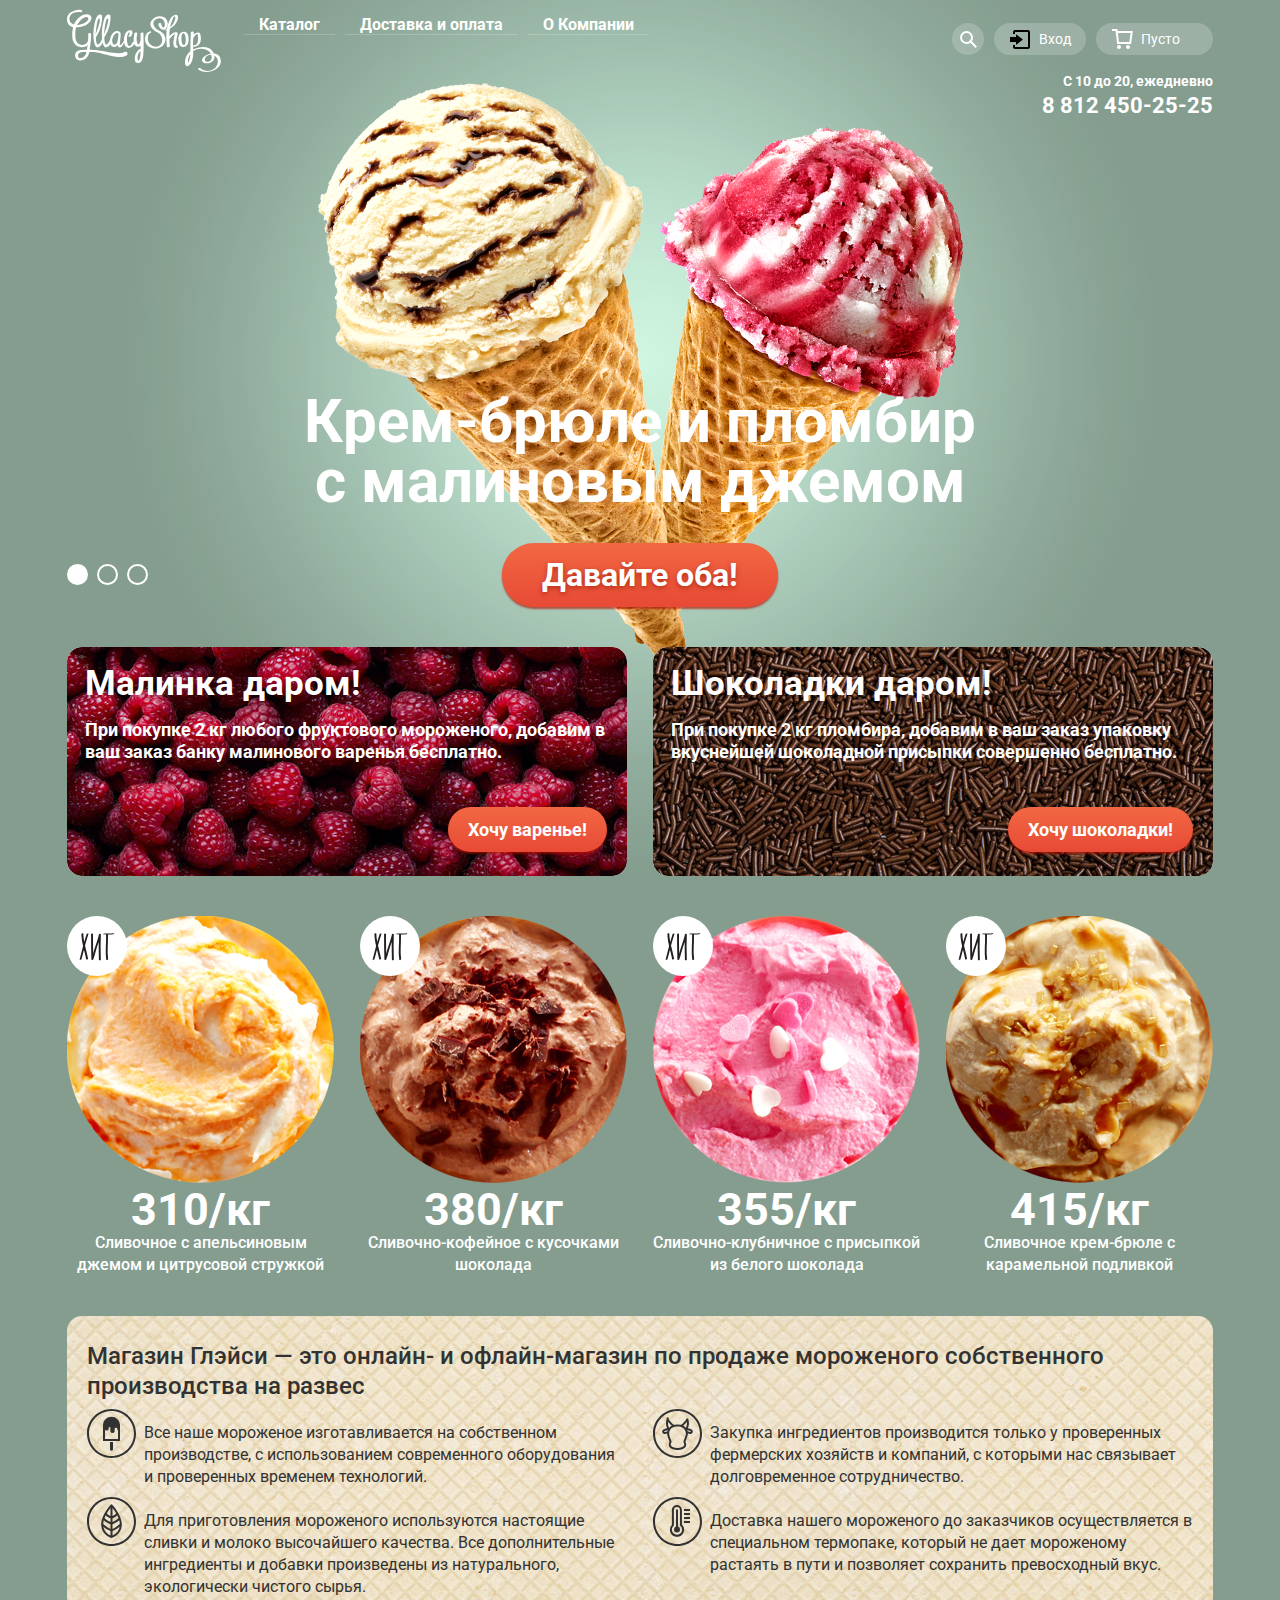
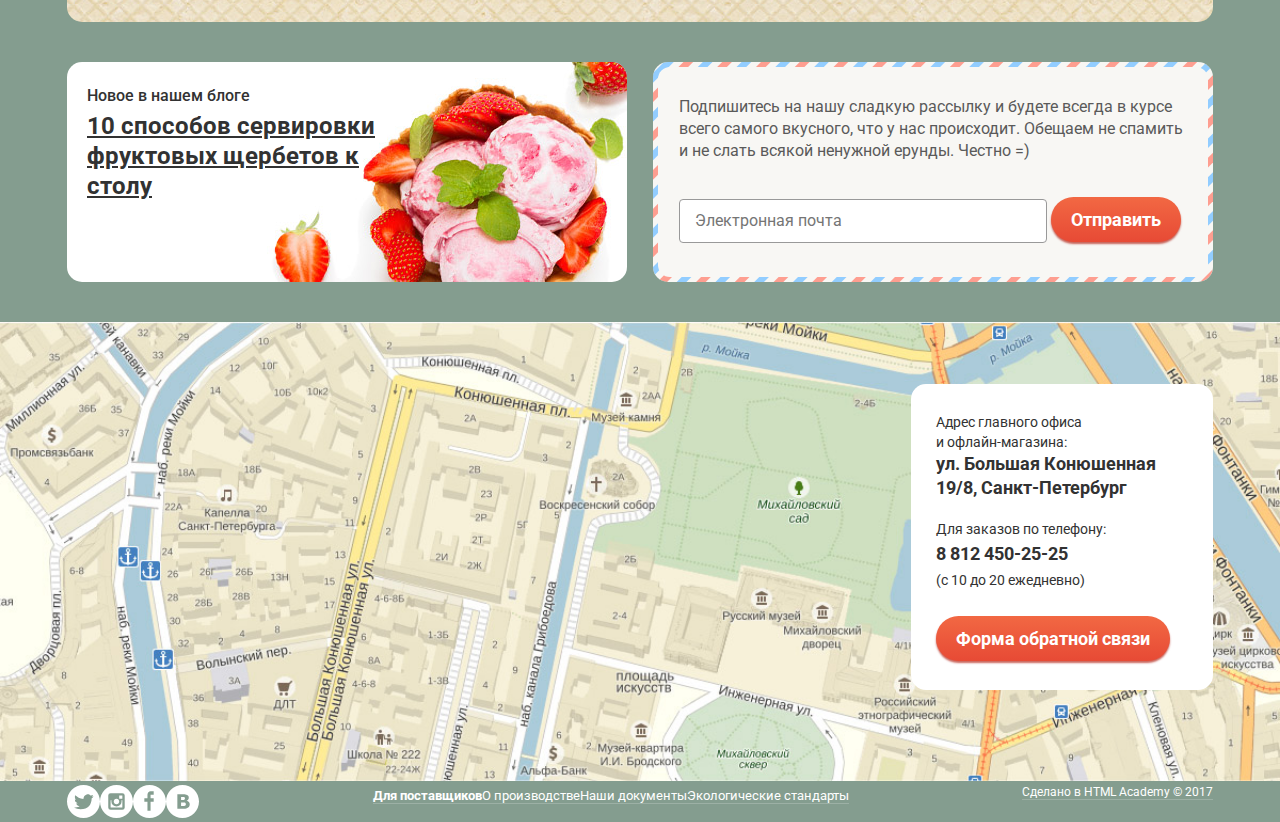
<file: index.html>
<!DOCTYPE html>
<html lang="ru">
	<head>
		<meta charset="utf-8">
		<title>Глейси</title>
		<link href="https://fonts.googleapis.com/css?family=Roboto:400,500,700&amp;subset=cyrillic-ext" rel="stylesheet">
		<link rel="stylesheet" type="text/css" href="css/style.css">
	</head>
	<body>
		<input type="radio" name="point" id="slide1" checked>
		<input type="radio" name="point" id="slide2">
		<input type="radio" name="point" id="slide3">
		<div class="background-slider">
			<div class="main-container">
				<div class="controls">
					<label for="slide1"></label>
					<label for="slide2"></label>
					<label for="slide3"></label>
				</div>
				<header class="main-header">
					<div class="menu-wrap">
						<img class="logo" src="img/logo.svg" alt="Логотип Глейси">
						<ul class="main-menu">
							<li class="catalog">
								<a href="#">Каталог</a>
								<ul class="sub-menu">
									<li><a class="new-items" href="#">Новинки</a></li>
									<li><a href="catalog.html">Сливочное</a></li>
									<li><a href="#">Щербеты</a></li>
									<li><a href="#">Фруктовый лед</a></li>
									<li><a href="#">Мелорин</a></li>
								</ul>
							</li>
							<li class="delivery"><a href="#">Доставка и оплата</a></li>
							<li class="about-company"><a href="#">О Компании</a></li>
						</ul>
						<ul class="add-menu">
							<li class="search">
								<form method="get" action="#">
									<input type="search" name="search" placeholder="Что ищем?">
								</form>
							</li>
							<li class="let-me-in">Вход
								<form method="get" action="#">
									<input type="email" name="email" placeholder="Электронная почта">
									<input type="password" name="password" placeholder="Пароль">
									<button type="submit">Войти</button>
									<p>
										<a href="#">Забыли пароль?</a>
										<a href="#">Новая регистрация</a>
									</p>
								</form>
							</li>
							<li class="bin">Пусто</li>
						</ul>
					</div>
					<div class="add-menu-wrap">
						<p>С 10 до 20, ежедневно<br>
							<span class="header-tel">8 812 450-25-25</span>
						</p>
					</div>
				</header>
				<h2>Крем-брюле и пломбир с малиновым джемом</h2>
				<button class="btn buy-btn">Давайте оба!</button>
				<section class="gifts">
					<div class="gift-item-1">
						<h3>Малинка даром!</h3>
						<p>При покупке 2 кг любого фруктового мороженого, добавим в ваш заказ банку малинового варенья бесплатно.
						</p>
						<button class="btn" href="html/catalog.html">Хочу варенье!</button>
					</div>
					<div class="gift-item-2">
						<h3>Шоколадки даром!</h3>
						<p>При покупке 2 кг пломбира, добавим в ваш заказ упаковку вкуснейшей шоколадной присыпки совершенно бесплатно.
						</p>
						<button class="btn" href="html/catalog.html">Хочу шоколадки!</button>
					</div>
				</section>
				<section class="hits">
					<ul>
						<li class="catalog-item hit">
							<img src="img/item-2.png" alt="Сливочное с апельсиновым джемом и цитрусовой стружкой" width="267" height="267">
							<img class="hit-label" src="../img/hit.svg" alt="" width="60" height="60">
							<div class="describtion">
								<p class="price">310<span>/кг</span></p>
								<p>Сливочное с апельсиновым джемом и цитрусовой стружкой</p>
							</div>
						</li>
						<li class="catalog-item hit">
							<img src="img/item-5.png" alt="Сливочно-кофейное с кусочками шоколада" width="267" height="267">
							<img class="hit-label" src="../img/hit.svg" alt="" width="60" height="60">
							<div class="describtion">
								<p class="price">380<span>/кг</span></p>
								<p>Сливочно-кофейное с кусочками шоколада</p>
							</div>
						</li>
						<li class="catalog-item hit">
							<img src="img/item-8.png" alt="Сливочно-клубничное с присыпкой из белого шоколада" width="267" height="267">
							<img class="hit-label" src="../img/hit.svg" alt="" width="60" height="60">
							<div class="describtion">
								<p class="price">355<span>/кг</span></p>
								<p>Сливочно-клубничное с присыпкой из белого шоколада</p>
							</div>
						</li>
						<li class="catalog-item hit">
							<img src="img/item-11.png" alt="Сливочное крем-брюле с карамельной подливкой" width="267" height="267">
							<img class="hit-label" src="../img/hit.svg" alt="" width="60" height="60">
							<div class="describtion">
								<p class="price">415<span>/кг</span></p>
								<p>Сливочное крем-брюле с карамельной подливкой</p>
							</div>
						</li>
					</ul>
				</section>
				<section class="promo">
					<h1>Магазин Глэйси — это онлайн- и офлайн-магазин по продаже мороженого собственного производства на развес</h1>
					<ul>
						<li class="seo-list-item">Все наше мороженое изготавливается на собственном производстве, с использованием современного оборудования и проверенных временем технологий.</li>
						<li class="seo-list-item">Закупка ингредиентов  производится только у проверенных фермерских хозяйств и компаний, с которыми нас связывает долговременное сотрудничество.</li>
						<li class="seo-list-item">Для приготовления мороженого используются настоящие сливки и молоко высочайшего качества. Все дополнительные ингредиенты и добавки произведены из натурального, экологически чистого сырья.</li>
						<li class="seo-list-item">Доставка нашего мороженого до заказчиков осуществляется в специальном термопаке, который не дает мороженому растаять в пути и позволяет сохранить превосходный вкус.</li>
					</ul>
				</section>
				<section class="blog">
					<div class="blog-news">
						<h3>Новое в нашем блоге</h3>
						<p>10 способов сервировки фруктовых щербетов к столу</p>
					</div>
					<div class="mail-wrap">
						<div class="mail-send">
							<p>Подпишитесь на нашу сладкую рассылку и будете всегда в курсе всего самого вкусного, что у нас происходит. Обещаем не спамить и не слать всякой ненужной ерунды. Честно =)</p>
							<form method="get" action="#">
								<input type="text" name="mail" placeholder="Электронная почта">
								<button class="btn" type="submit">Отправить</button>
							</form>
						</div>
					</div>
				</section>
				<div class="contacts-container">
					<div class="contacts">
						<p class="address">Адрес главного офиса <br>
						и офлайн-магазина:<br>
						<span>ул. Большая Конюшенная<br>
						19/8, Санкт-Петербург</span></p>
						<p class="tel">Для заказов по телефону:<br>
						<span class="tel-number">8 812 450-25-25</span><br>
						<span class="time">(с 10 до 20 ежедневно)</span></p>
						<button class="modal-fedback btn" type="button">Форма обратной связи</button>
					</div>
				</div>
			</div>
		</div>
		<div class="map-wrap">
			<img src="img/map.jpg" alt="Адрес главного офиса Большая Конюшенная 19/8">
		</div>
		<div class="background-slider-add">
			<div class="main-container">
				<footer>
					<ul class="social">
						<li class="social-tw">
							<a href="#">
								<img src="img/twitter.svg" alt="твиттер" width="33" height="33">
							</a>
						</li>
						<li class="social-inst">
							<a href="#">
								<img src="img/instagram.svg" alt="инстаграм" width="33" height="33">
							</a>
						</li>
						<li class="social-fb">
							<a href="#">
								<img src="img/fb.svg" alt="фейсбук" width="33" height="33">
							</a>
						</li>
						<li class="social-vk">
							<a href="#">
								<img src="img/vk.svg" alt="вконтакт" width="33" height="33">
							</a>
						</li>
					</ul>
					<ul class="footer-info">
						<li><a href="#"><b>Для поставщиков</b></a></li>
						<li><a href="#">О производстве</a></li>
						<li><a href="#">Наши документы</a></li>
						<li><a href="#">Экологические стандарты</a></li>
					</ul>
					<div class="copyright">
						<a href="https://htmlacademy.ru/intensive/htmlcss">Сделано в HTML Academy © 2017</a>
					</div>
				</footer>
				<section class="modal">
					<p>Мы обязательно вам ответим!</p>
					<form method="get" action="#">
						<input type="text" name="name" placeholder="Как вас зовут?">
						<input type="text" name="mail" placeholder="Ваша почта для ответа?">
						<textarea name="comment" cols="10" rows="10" placeholder="Напишите что-нибудь..."></textarea>
						<button type="submit">Отправить</button>
						<button type="button" class="close-modal"><img src="../img/cross-big.svg" alt="Закрыть форму"></button>
					</form>
				</section>
			</div>
		</div>
	</body>
</html>
</file>
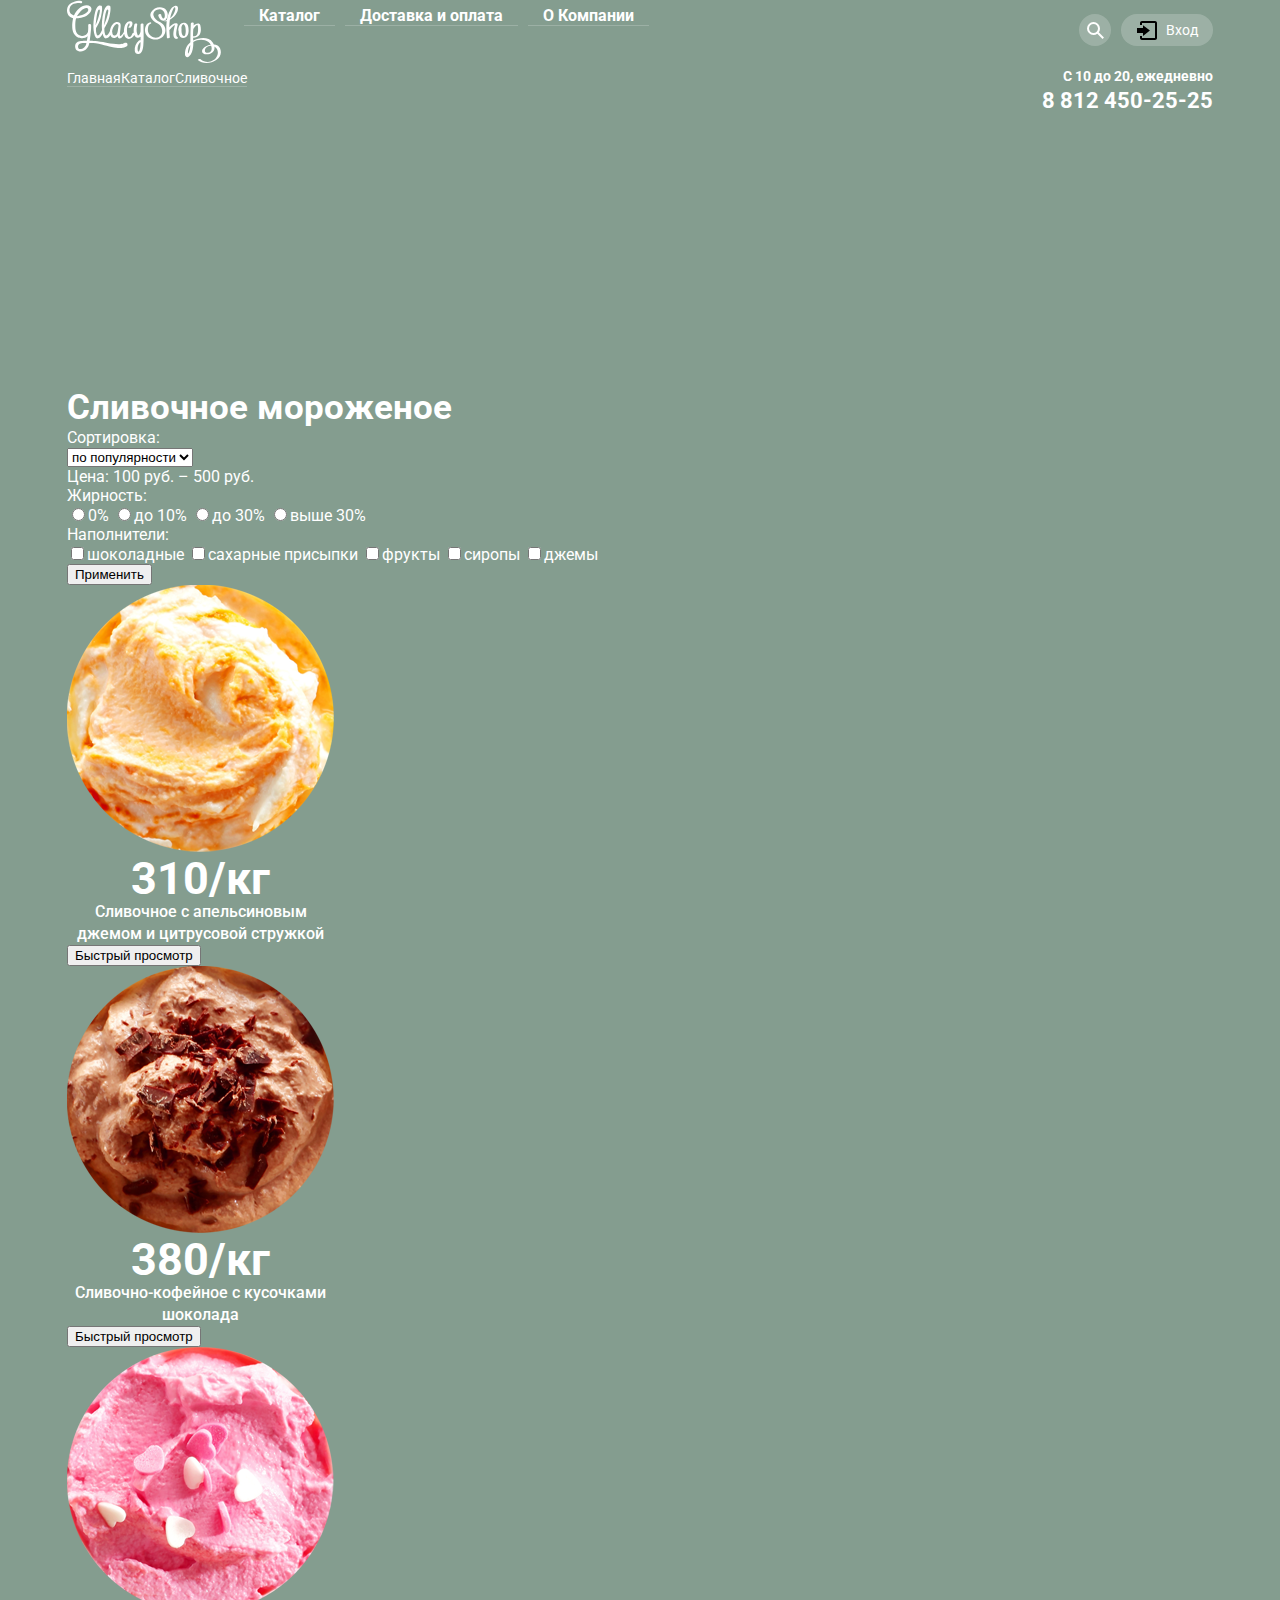
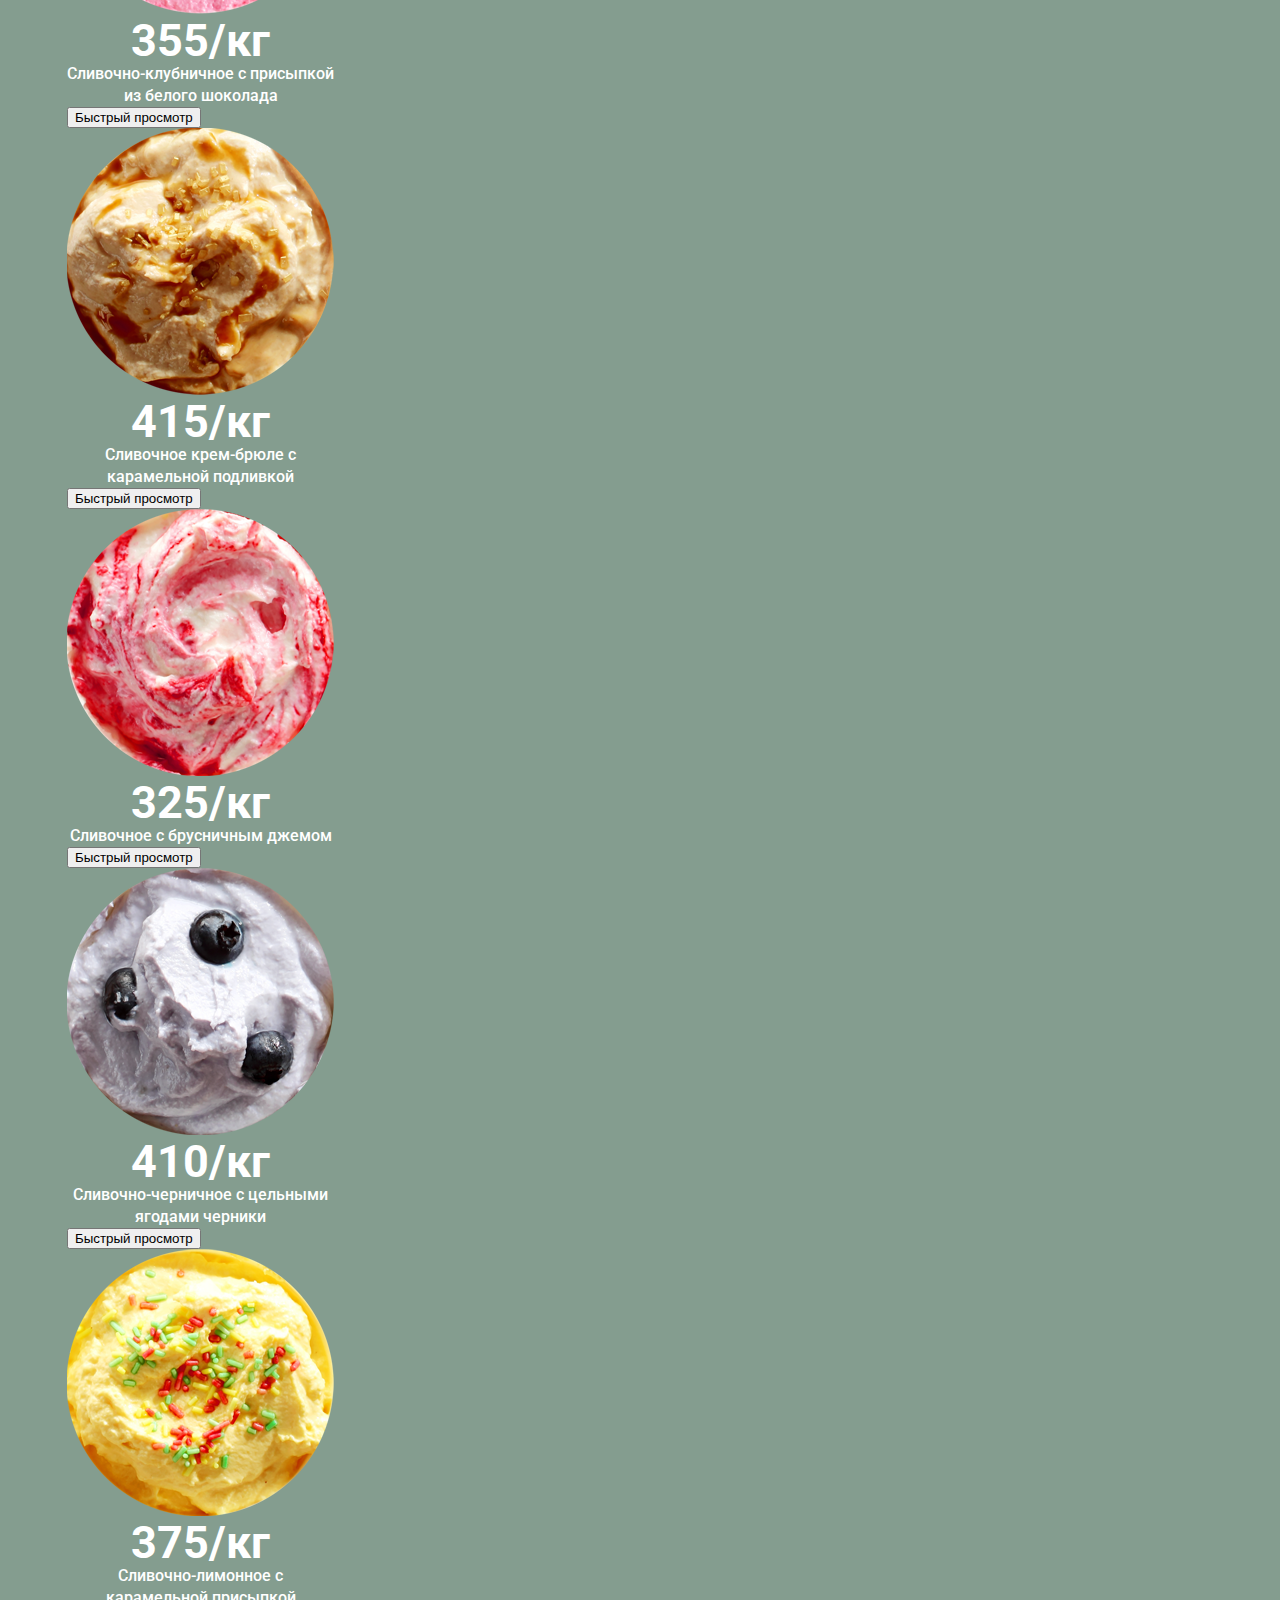
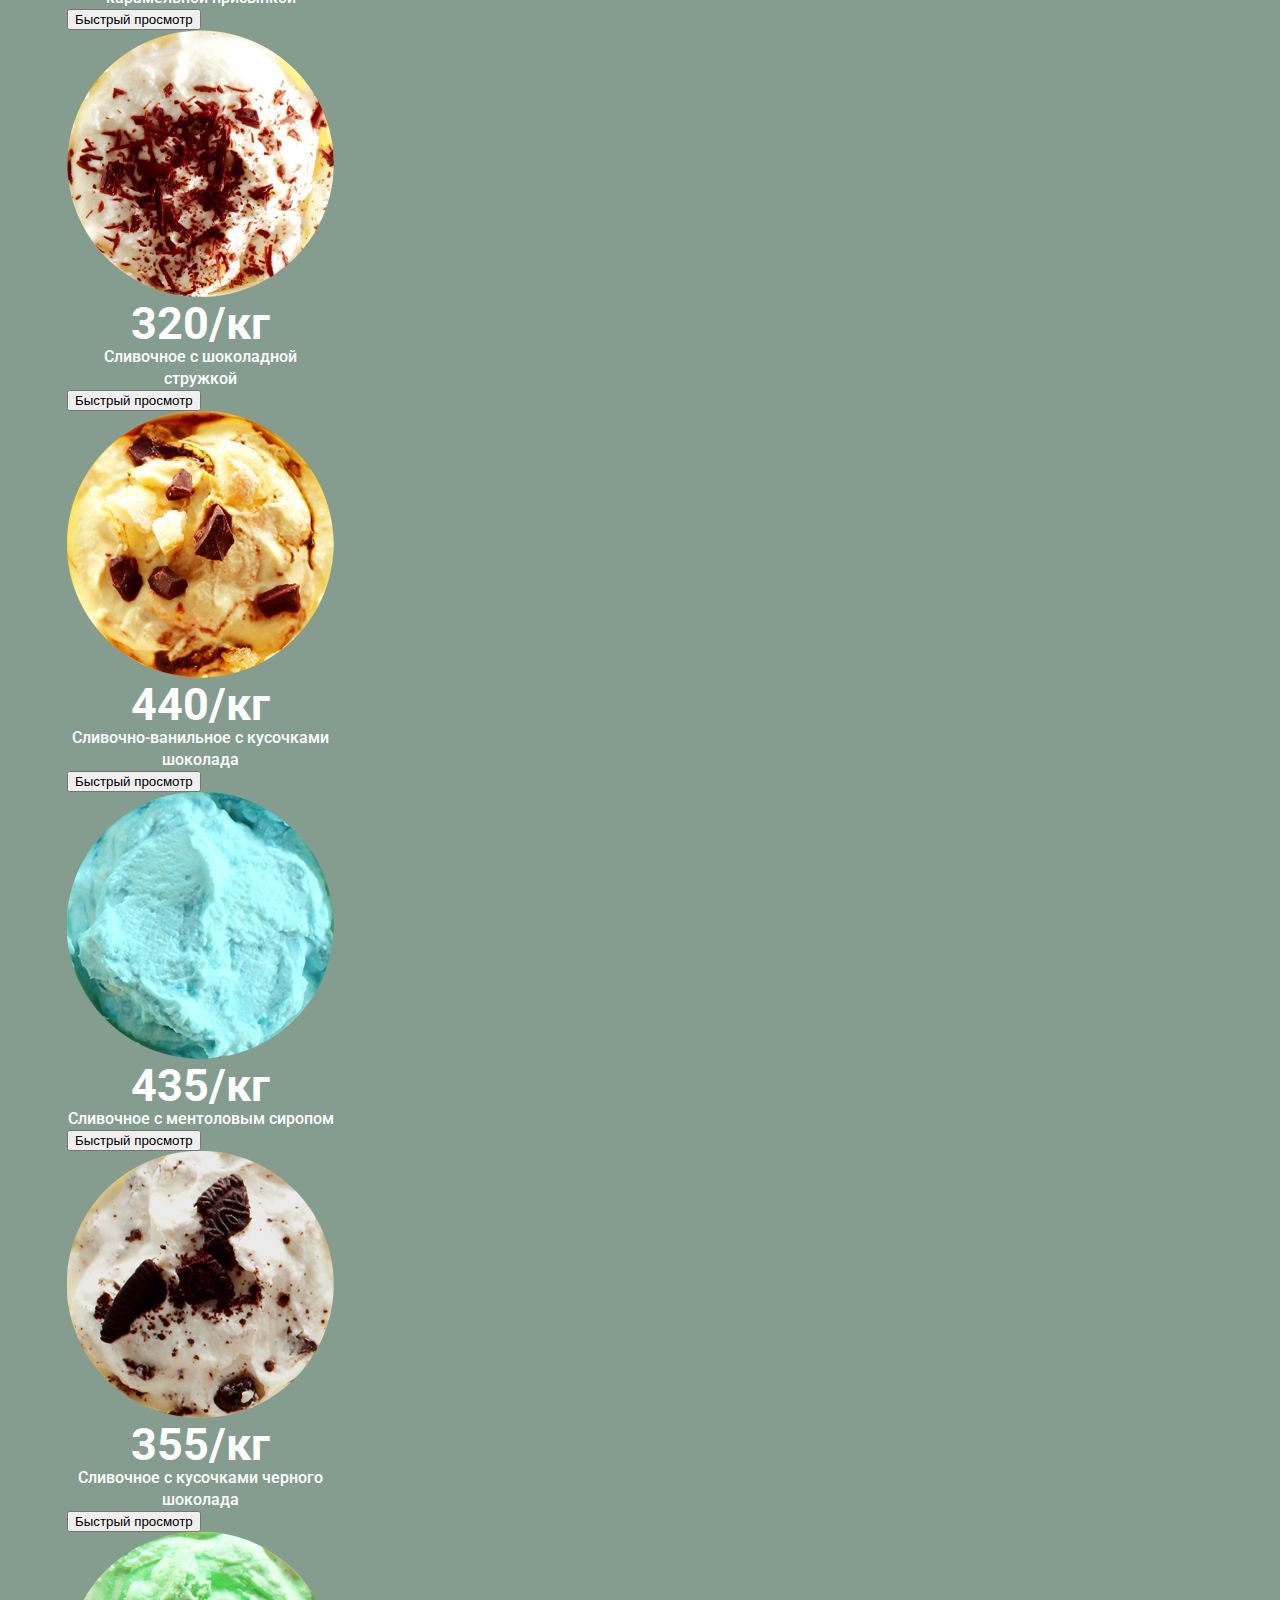
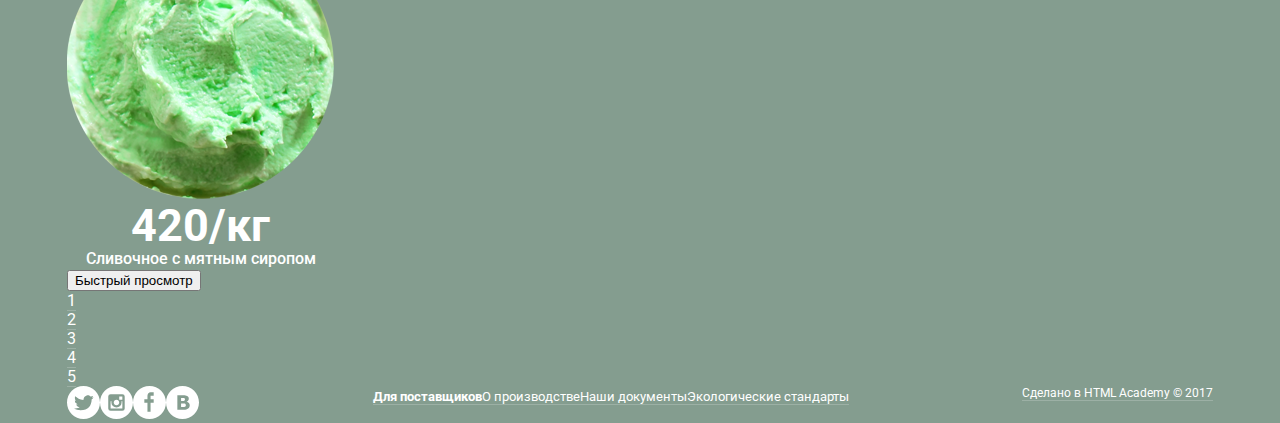
<file: catalog.html>
<!DOCTYPE html>
<html lang="ru">
	<head>
		<meta charset="utf-8">
		<title>Глейси</title>
		<link href="https://fonts.googleapis.com/css?family=Roboto:400,500,700&	subset=cyrillic-ext" rel="stylesheet">
		<link rel="stylesheet" type="text/css" href="css/style.css">
	</head>
	<body>
		<div class="main-container">
			<header class="main-header">
				<div class="menu-wrap">
					<a class="logo" href="index.html" title="На главную страницу">
						<img src="img/logo.svg" alt="Логотип Глейси">
					</a>
					<ul class="main-menu">
						<li class="catalog">
							<a href="#">Каталог</a>
							<ul class="sub-menu">
								<li><a class="new-items" href="#">Новинки</a></li>
								<li><a href="catalog.html">Сливочное</a></li>
								<li><a href="#">Щербеты</a></li>
								<li><a href="#">Фруктовый лед</a></li>
								<li><a href="#">Мелорин</a></li>
							</ul>
						</li>
						<li class="delivery"><a href="#">Доставка и оплата</a></li>
						<li class="about-company"><a href="#">О Компании</a></li>
					</ul>
					<ul class="add-menu">
						<li class="search">
							<form method="get" action="#">
								<input type="search" name="search" placeholder="Что ищем?">
							</form>
						</li>
						<li class="let-me-in">Вход
							<form method="get" action="#">
								<input type="email" name="email" placeholder="Электронная почта">
								<input type="password" name="password" placeholder="Пароль">
								<button type="submit">Войти</button>
								<p>
									<a href="#">Забыли пароль?</a>
									<a href="#">Новая регистрация</a>
								</p>
							</form>
						</li>
						<li class="basket">
							<span>2 товара</span>
							<div class="basket-item">
								<button type="button"><img src="../img/cross-small.svg" alt="убрать из корзины"></button>
								<p>Пломбир с апельсиновым джемом</p>
								<p>1,5 кг х <span>200 руб.</span></p>
								<p>300 руб.</p>
							</div>
							<div class="basket-item">
								<button type="button"><img src="../img/cross-small.svg" alt="убрать из корзины"></button>
								<p>Клубничный пломбир с присыпкой  из белого шоколада</p>
								<p>1,5 кг х <span>300 руб.</span></p>
								<p>450 руб.</p>
							</div>
							<p class="total-price">Итого: 750 руб.</p>
						</li>
					</ul>
				</div>
				<div class="add-menu-wrap">
					<ul class="breadcrumbs">
						<li><a href="index.html">Главная</a></li>
						<li><a href="#">Каталог</a></li>
						<li class="breadcrumbs-current"><a>Сливочное</a></li>
					</ul>
					<p>С 10 до 20, ежедневно<br>
							<span class="header-tel">8 812 450-25-25</span>
					</p>
				</div>
			</header>
			<section class="filters">
				<h1>Сливочное мороженое</h1>
				<form action="#" method="get">
					<div class="sorting">
						<p>Сортировка:</p>
						<div class="filter-form-area">
							<select name="sorting">
								<option>по популярности</option>
								<option>по популярности</option>
								<option>по популярности</option>
								<option>по популярности</option>
							</select>
						</div>
					</div>
					<div class="price">
						<p>Цена: 100 руб. – 500 руб.</p>
						<div class="filter-form-area"></div>
					</div>
					<div class="fat-content">
						<p>Жирность:</p>
						<div class="filter-form-area">
							<label><input type="radio" name="fat-content">0%</label>
							<label><input type="radio" name="fat-content">до 10%</label>
							<label><input type="radio" name="fat-content">до 30%</label>
							<label><input type="radio" name="fat-content">выше 30%</label>
						</div>
					</div>
					<div class="toppings">
						<p>Наполнители:</p>
						<div class="filter-form-area">
							<label><input type="checkbox" name="choco">шоколадные</label>
							<label><input type="checkbox" name="shugar">сахарные присыпки</label>
							<label><input type="checkbox" name="fruits">фрукты</label>
							<label><input type="checkbox" name="syrup">сиропы</label>
							<label><input type="checkbox" name="jem">джемы</label>
						</div>
					</div>
					<button type="submit">Применить</button>
				</form>
			</section>
			<section class="products">
				<ul>
					<li class="catalog-item">
						<img src="img/item-2.png" alt="Сливочное с апельсиновым джемом и цитрусовой стружкой" width="267" height="267">
						<div class="describtion">
							<p class="price"><span class="ru-symbol">310</span>/кг</p>
							<p>Сливочное с апельсиновым джемом и цитрусовой стружкой</p>
						</div>
						<button>Быстрый просмотр</button>
					</li>
					<li class="catalog-item">
						<img src="img/item-5.png" alt="Сливочно-кофейное с кусочками шоколада" width="267" height="267">
						<div class="describtion">
							<p class="price"><span class="ru-symbol">380</span>/кг</p>
							<p>Сливочно-кофейное с кусочками шоколада</p>
						</div>
						<button>Быстрый просмотр</button>
					</li>
					<li class="catalog-item">
						<img src="img/item-8.png" alt="Сливочно-клубничное с присыпкой из белого шоколада" width="267" height="267">
						<div class="describtion">
							<p class="price"><span class="ru-symbol">355</span>/кг</p>
							<p>Сливочно-клубничное с присыпкой из белого шоколада</p>
						</div>
						<button>Быстрый просмотр</button>
					</li>
					<li class="catalog-item">
						<img src="img/item-11.png" alt="Сливочное крем-брюле с карамельной подливкой" width="267" height="267">
						<div class="describtion">
							<p class="price"><span class="ru-symbol">415</span>/кг</p>
							<p>Сливочное крем-брюле с карамельной подливкой</p>
						</div>
						<button>Быстрый просмотр</button>
					</li>
					<li class="catalog-item">
						<img src="img/item-3.png" alt="Сливочное с брусничным джемом" width="267" height="267">
						<div class="describtion">
							<p class="price"><span class="ru-symbol">325</span>/кг</p>
							<p>Сливочное с брусничным джемом</p>
						</div>
						<button>Быстрый просмотр</button>
					</li>
					<li class="catalog-item">
						<img src="img/item-6.png" alt="Сливочно-черничное с цельными ягодами черники" width="267" height="267">
						<div class="describtion">
							<p class="price"><span class="ru-symbol">410</span>/кг</p>
							<p>Сливочно-черничное с цельными ягодами черники</p>
						</div>
						<button>Быстрый просмотр</button>
					</li>
					<li class="catalog-item">
						<img src="img/item-9.png" alt="Сливочно-лимонное с карамельной присыпкой" width="267" height="267">
						<div class="describtion">
							<p class="price"><span class="ru-symbol">375</span>/кг</p>
							<p>Сливочно-лимонное с карамельной присыпкой</p>
						</div>
						<button>Быстрый просмотр</button>
					</li>
					<li class="catalog-item">
						<img src="img/item-12.png" alt="Сливочное с шоколадной стружкой" width="267" height="267">
						<div class="describtion">
							<p class="price"><span class="ru-symbol">320</span>/кг</p>
							<p>Сливочное с шоколадной стружкой</p>
						</div>
						<button>Быстрый просмотр</button>
					</li>
					<li class="catalog-item">
						<img src="img/item-1.png" alt="Сливочно-ванильное с кусочками шоколада" width="267" height="267">
						<div class="describtion">
							<p class="price"><span class="ru-symbol">440</span>/кг</p>
							<p>Сливочно-ванильное с кусочками шоколада</p>
						</div>
						<button>Быстрый просмотр</button>
					</li>
					<li class="catalog-item">
						<img src="img/item-4.png" alt="Сливочноe с ментоловым сиропом" width="267" height="267">
						<div class="describtion">
							<p class="price"><span class="ru-symbol">435</span>/кг</p>
							<p>Сливочноe с ментоловым сиропом</p>
						</div>
						<button>Быстрый просмотр</button>
					</li>
					<li class="catalog-item">
						<img src="img/item-7.png" alt="Сливочное с кусочками черного шоколада" width="267" height="267">
						<div class="describtion">
							<p class="price"><span class="ru-symbol">355</span>/кг</p>
							<p>Сливочное с кусочками черного шоколада</p>
						</div>
						<button>Быстрый просмотр</button>
					</li>
					<li class="catalog-item">
						<img src="img/item-10.png" alt="Сливочное с мятным сиропом" width="267" height="267">
						<div class="describtion">
							<p class="price"><span class="ru-symbol">420</span>/кг</p>
							<p>Сливочное с мятным сиропом</p>
						</div>
						<button>Быстрый просмотр</button>
					</li>
				</ul>
			</section>
			<ul class="paginator">
				<li class="pagination-item pagination-item-current"><a>1</a></li>
				<li class="pagination-item"><a href="#">2</a></li>
				<li class="pagination-item"><a href="#">3</a></li>
				<li class="pagination-item"><a href="#">4</a></li>
				<li class="pagination-item"><a href="#">5</a></li>
			</ul>
			<footer>
				<ul class="social">
					<li class="social-tw">
						<a href="#">
							<img src="img/twitter.svg" alt="твиттер" width="33" height="33">
						</a>
					</li>
					<li class="social-inst">
						<a href="#">
							<img src="img/instagram.svg" alt="инстаграм" width="33" height="33">
						</a>
					</li>
					<li class="social-fb">
						<a href="#">
							<img src="img/fb.svg" alt="фейсбук" width="33" height="33">
						</a>
					</li>
					<li class="social-vk">
						<a href="#">
							<img src="img/vk.svg" alt="вконтакт" width="33" height="33">
						</a>
					</li>
				</ul>
				<ul class="footer-info">
					<li><a href="#"><b>Для поставщиков</b></a></li>
					<li><a href="#">О производстве</a></li>
					<li><a href="#">Наши документы</a></li>
					<li><a href="#">Экологические стандарты</a></li>
				</ul>
				<div class="copyright">
					<a href="https://htmlacademy.ru/intensive/htmlcss">Сделано в HTML Academy © 2017</a>
				</div>
			</footer>
		</div>
	</body>
</html>
</file>
<file: css/style.css>
html {
	box-sizing: border-box;
}

*, *:before, *:after {
 	box-sizing: inherit;
 }

ul, li, h1, h2, h3, p {
	padding: 0;
	margin: 0;
}

body {
	padding: 0;
	margin: 0;
	font-family: Roboto, Arial, sans-serif;
	font-style: normal;
	color: #ffffff;
	background-color: #849d8f;
}

li {
	list-style: none;
}

a,
a:visited {
	text-decoration: none;
	color: #ffffff;
	border-bottom: 1px solid rgba(255, 255, 255, 0.2);
}

a:hover {
	text-decoration: none;
	color: #ffbc9e;
	border-bottom: 1px solid #ffbc9e;
}

a:active {
	text-decoration: none;
	color: #e84d37;
	border-bottom: 1px solid #e84d37;
}

.btn {
	padding: 0 20px;
	border: none;
	border-radius: 25px;
	font-family: Roboto, Arial, sans-serif;
	text-align: center;
	font-size: 18px;
	font-weight: 700;
	line-height: 45px;
	color: #ffffff;
	box-shadow: 0px 2px 2px 0px rgba(172, 16, 0, 0.64);
	background-image: linear-gradient( to top, rgb(231,74,53) 0%, rgb(242,104,67) 100%);
}

.btn:hover {
 	background-image: linear-gradient( 90deg, #f58669, #ec6f5e);
}

.btn:active {
	box-shadow: 0px -2px 2px 0px rgba(172, 16, 0, 0.64);
	background-image: linear-gradient( to bottom, rgb(231,74,53) 0%, rgb(242,104,67) 100%);
}

.buy-btn {
	display: block;
	margin: 0 auto;
	font-size: 32px;
	line-height: 64px;
	text-shadow: 0px 2px 5px rgba(160, 32, 11, 0.76);
	border-radius: 35px;
	padding: 0 40px;
	margin-bottom: 40px;
}

h2 {
	width: 700px;
	font-size: 60px;
	line-height: 60px;
	font-weight: 700;
	text-align: center;
	margin: 0 auto;
	margin-bottom: 31px;
}

/*<<<================     SECTION     ===============>>>*/

.main-header {
	margin-bottom: 270px;
}

.main-header p {
	width: 180px;
	margin-left: auto;
	text-align: right;
	font-size: 14px;
	line-height: 16px;
	font-weight: 700;
}

.header-tel {
	font-size: 22px;
	line-height: 33px;
}

.menu-wrap {
	display: flex;
	align-items: flex-start;
}

.logo {
	margin-right: 23px;
}

.main-menu {
	display: flex;
	margin-right: auto;
	font-weight: 700;
}

.main-menu > li {
	margin-right: 10px;
}

.main-menu > li:active {
	background-color: red;
}

.catalog > a {
	line-height: 32px;
	padding-left: 15px;
	padding-right: 15px;
}

.delivery > a {
	line-height: 32px;
	padding-left: 15px;
	padding-right: 15px;
}

.about-company > a {
	line-height: 32px;
	padding-left: 15px;
	padding-right: 15px;
}

.catalog > a:hover {
	background-color: rgba(255, 255, 255, 0.2);
}

.sub-menu a,
a.logo,
.social a {
	border: none;
	font-weight: 400;
}

.sub-menu .new-items {
	font-weight: 700;
}

.sub-menu {
	display: none;
	background-color: #f8f7f4;
	border-radius: 8px;
	overflow: hidden;
}

.sub-menu a {
	display: block;
	padding: 10px 20px;
	color: #323232;
	font-weight: 400;
	line-height: 14px;
}

.sub-menu a:hover {
	background-color: #fbded7;
}

.sub-menu a:active {
	background-color: #f6b5a5;
}

.sub-menu .curent {
	background-color: #d07058;
}

.catalog:hover .sub-menu {
	display: block;
	position: absolute;
}

.add-menu {
	display: flex;
	padding-top: 14px;
	font-size: 14px;
	line-height: 32px;
	font-weight: 400;
}

.add-menu > li {
	margin-left: 10px;
}

.search {
	width: 32px;
	background-color: rgba(255, 255, 255, 0.2);
	background-image: url(../img/loupe.svg);
	background-repeat: no-repeat;
	background-position: 50% 50%;
	border-radius: 50%;
}

.search form {
	display: none;
}

.let-me-in {
	width: 92px;
	padding-left: 45px;
	background-color: rgba(255, 255, 255, 0.2);
	border-radius: 20px;
	background-image: url(../img/entrance.svg);
	background-repeat: no-repeat;
	background-position: 16px 50%;
}

.let-me-in form{
	display: none;
}

.let-me-in a,
.let-me-in a:visited {
	font-size: 13px;
	font-weight: 400;
	line-height: 24px;
	text-decoration: none;
	color: #323232;
	border-bottom: 1px solid #323232;
}

.let-me-in a:hover {
	text-decoration: none;
	color: #ffbc9e;
	border-bottom: 1px solid #ffbc9e;
}

.let-me-in a:active {
	text-decoration: none;
	color: #e84d37;
	border-bottom: 1px solid #e84d37;
}

.bin {
	width: 117px;
	padding-left: 45px;
	background-color: rgba(255, 255, 255, 0.2);
	background-image: url(../img/basket.svg);
	background-repeat: no-repeat;
	background-position: 16px 50%;
	border-radius: 20px;
}

/*<<<================     SECTION CATALOG    ===============>>>*/

.add-menu-wrap {
	display: flex;
}

.breadcrumbs {
	display: flex;
}

.basket {
	display: none;
}
/*<<<================     SECTION     ===============>>>*/

.gifts {
	display: flex;
	justify-content: space-between;
	margin-bottom: 40px;
}

.gift-item-1,
.gift-item-2 {
	width: 560px;
	height: 229px;
	border-radius: 15px;
	padding: 16px 20px 0 18px;
	vertical-align: center;
}

.gift-item-1 .btn,
.gift-item-2 .btn {
	display: block;
	margin-left: auto;
}

.gift-item-1 {
	background-color: #990033;
	background-image: url("../img/raspberries-gift-bg.jpg");
}

.gift-item-2 {
	background-color: #663300;
	background-image: url("../img/shocolate-gift-bg.jpg");
}

.gifts p {
	font-size: 18px;
	font-weight: 700;
	line-height: 22px;
	margin-bottom: 44px;
}

.gifts h3 {
	font-size: 35px;
	font-weight: 700;
	line-height: 41px;
	margin-bottom: 15px;
}

/*<<<================     SECTION     ===============>>>*/

.hits {
	margin-bottom: 40px;
}

.hit {
	position: relative;
}

.hit-label {
	position: absolute;
	top: 0px;
	left: 0;
}

.hits ul {
	display: flex;
	justify-content: space-between;
}

.catalog-item {
	width: 267px;
}

.describtion .price {
	font-size: 45px;
	font-weight: 700;
	line-height: 45px;
}

.describtion p {
	font-size: 16px;
	line-height: 22px;
	font-weight: 500;
	text-align: center;
}

/*<<<================     SECTION     ===============>>>*/

.promo {
	background-color: #ffcc99;
	background-image: url(../img/promo-bg.jpg);
	backgorund-repeat: no-repeat;
	color: #323232;
	border-radius: 15px;
	padding: 25px 20px 15px 20px;
	margin-bottom: 40px;
}

.promo ul {
	display: flex;
	justify-content: space-between;
	flex-wrap: wrap;
}

.promo h1 {
	font-size: 24px;
	line-height: 30px;
	font-weight: 500;
	margin-bottom: 8px;
}

.seo-list-item {
	width: 540px;
	padding-left: 57px;
	padding-top: 13px;
	padding-bottom: 9px;
	font-size: 16px;
	line-height: 22px;
	font-weight: 400;
}

.seo-list-item:nth-child(1) {
	background-image: url("../img/ice-cream.svg");
	background-repeat: no-repeat;
	background-position: 0 0;
}

.seo-list-item:nth-child(2) {
	background-image: url("../img/cow.svg");
	background-repeat: no-repeat;
	background-position: 0 0;
}

.seo-list-item:nth-child(3) {
	background-image: url("../img/eco.svg");
	background-repeat: no-repeat;
	background-position: 0 0;
}

.seo-list-item:nth-child(4) {
	background-image: url("../img/thermometer.svg");
	background-repeat: no-repeat;
	background-position: 0 0;
}

/*<<<================     SECTION     ===============>>>*/

.blog {
	display: flex;
	justify-content: space-between;
	height: 220px;
}

.blog-news {
	width: 560px;
	padding: 23px 20px;
	padding-right: 250px;
	border-radius: 15px;
	background-color: #ffffff;
	background-image: url("../img/strawberry-seo-bg.jpg");
	background-repeat: no-repeat;
}

.blog-news h3 {
	padding: 0;
	margin-bottom: 4px;
	font-size: 16px;
	font-weight: 500;
	line-height: 22px;
	color: #323232;
}

.blog-news p {
	font-size: 24px;
	font-weight: 700;
	line-height: 30px;
	text-decoration: underline;
	color: #323232;
}

.mail-wrap {
	width: 560px;
	border-radius: 15px;
	background-color: #ffffff;
	background-image: url("../img/bg-post.svg");
	background-repeat: no-repeat;
	padding: 5px;
}

.mail-send {
	height: 100%;
	padding: 29px 21px;
	background-color: #f8f7f4;
	border-radius: 12px;
}

.mail-send p {
	font-size: 16px;
	font-weight: 400;
	line-height: 22px;
	color: #5a5a5a;
	margin-bottom: 35px;
}

.mail-send input[type="text"] {
	border-radius: 4px;
	padding: 11px 0 11px 15px; 
	width: 368px;
	border: 1px solid #999999;
	font-family: Roboto, Arial, sans-serif;
	color: #999999;
	font-size: 16px;
	line-height: 20px;
}

/*<<<================     SECTION     ===============>>>*/

.map-wrap {
	width: 100%;
	min-width: 1200px;
	position: relative;
}

.map-wrap img {
	min-width: 1200px;
	width: 100%;
}

.map {
	color: #323232;
}

.contacts-container {
	position: relative;
}

.contacts {
	position: absolute;
	top: 102px;
	right: 0;
	z-index: 99;
	width: 302px;
	height: 306px;
	padding: 28px 25px;
	border-radius: 15px;
	color: #323232;
	background-color: #fff;
}

.address {
	font-size: 14px;
	line-height: 20px;
	font-weight: 400;
	margin-bottom: 19px;
}

.address span {
	font-size: 18px;
	line-height: 24px;
	font-weight: 700;
}

.tel {
	font-size: 14px;
	line-height: 20px;
	font-weight: 400;
	margin-bottom: 25px;
}

.tel-number {
	font-size: 18px;
	line-height: 30px;
	font-weight: 700;
}

.time {
	font-size: 14px;
	line-height: 22px;
	font-weight: 400;
}

/*<<<================     SECTION     ===============>>>*/

footer {
	display: flex;
	justify-content: space-between;
}

.social {
	display: flex;
}

.footer-info {
	display: flex;
}

.footer-info a {
	font-size: 13px;
	font-weight: 400;
	line-height: 18px;
}

.copyright {
	font-size: 12px;
}

/*<<<================     SECTION     ===============>>>*/

.modal {
	display: none;
}

.modal p {
	font-size: 24px;
	line-height: 28px;
	font-weight: 500;
	color: #323232;
}

/*<<<================     CATALOG     ===============>>>*/

.basket {
	font-size: 13px;
	line-height: 16px;
	color: #323232;
}

.basket span {
	color: #999999;
}

.total-price {
	font-size: 15px;
	line-height: 18px;
	color: #323232;
	font-weight: 700;
}

.breadcrumbs a {
	font-size: 14px;
	line-height: 16px;
	font-weight: 400;
}


h1 {
	font-size: 35px;
	font-weight: 700;
	line-height: 41px;
}

/*<====================== Разметка слайдера =========================>*/




/*Использовал отдельный контейнер, чтобы расположить его на одном уровне с радиокнопками в дереве тегов, иначе я не знаю как составить селектор (я так понимаю узел к которому пременяется селектор должен бить на одном уровне или ниже в дереве тегов)? Повесил на него все значения главного фона страницы. Задал минимальную ширину чтоб небыло проблемм с полупустым окном при горизонтальном скроле*/

.background-slider {
	padding-top: 9px;
	background-color: #849d8f;
	background-image: url("../img/raspberries-bg.png");
	background-repeat: no-repeat;
	background-position: 50% 0;
	min-width: 1200px;
	padding-bottom: 40px;
}


/*Центровщик содержимого страницы, значения для примера, не окончательные*/

.main-container {
	position: relative;
	width: 1200px;
	margin: 0 auto;
	padding-left: 27px;
	padding-right: 27px;
}

/*Контейнер для лейблов, пришлось разнести отдельно от радиокнопок в HTML иначе не получалось спозиционировать.*/

.controls {
	position: absolute;
	top: 555px;
	left: 27px;
}

/*Спрятал радиокнопки*/

input[name="point"] {
	display: none;
}

/*Оформление переключателей на странице в различных состояних, к макету подгонял приблизительно.*/

.controls label {
	cursor: pointer;
	position: relative;
	display: inline-block;
	height: 21px;
	width: 21px;
	margin-right: 5px;
	border: 2px solid #fff;
	border-radius: 50%;
}

.controls label:hover {
	background-color: rgba(255, 255, 255, 0.4);
}

#slide1:checked ~ .background-slider .main-container .controls label:nth-of-type(1),
#slide2:checked ~ .background-slider .main-container .controls label:nth-of-type(2),
#slide3:checked ~ .background-slider .main-container .controls label:nth-of-type(3) {
	background-color: #fff;
}

/*Собственно смена фонового изображения и цвета. Реализовано через переназначения изображения. Наверно лучше бы сделать через Z-index/ opacity или как-нибудь еще - чтоб все изображения были уже загружены до смены фона?*/

#slide1:checked ~ .background-slider {
	background-color: #849d8f;
	background-image: url("../img/raspberries-bg.png");
	transition: all 200ms;
}

#slide2:checked ~ .background-slider {
	background-color: #8996a6;
	background-image: url("../img/shocolate-bg.png");
	transition: all 200ms;
}

#slide3:checked ~ .background-slider {
	background-color: #9d8b84;
	background-image: url("../img/strawberry-bg.png");
	transition: all 200ms;
}

#slide1:checked ~ .background-slider-add {
	background-color: #849d8f;
	transition: all 200ms;
}

#slide2:checked ~ .background-slider-add {
	background-color: #8996a6;
	transition: all 200ms;
}

#slide3:checked ~ .background-slider-add {
	background-color: #9d8b84;
	transition: all 200ms;
}

/*<====================== Извращения над блоком с картой =========================>*/
</file>
